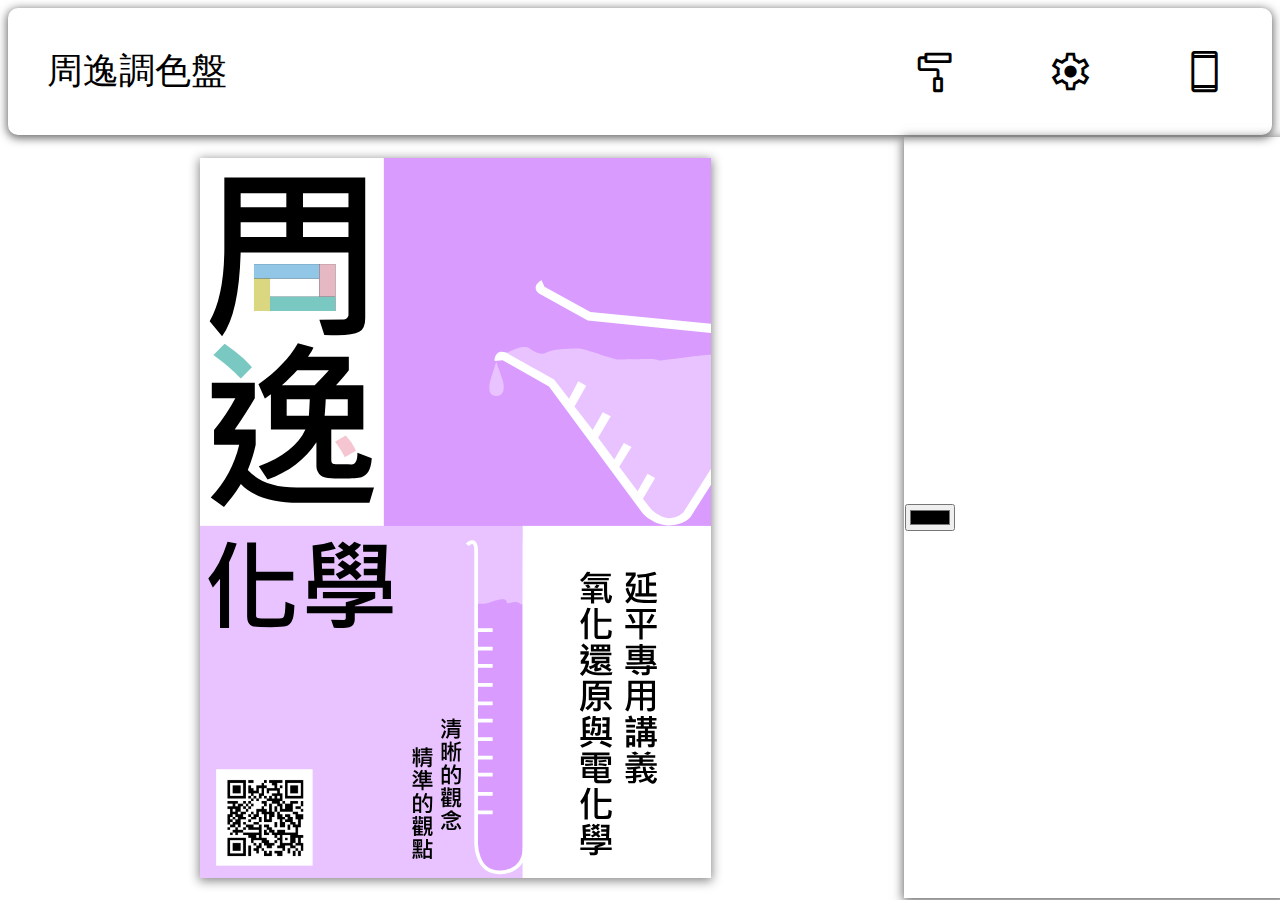
<file: index.html>
<!DOCTYPE html>
<html lang="en">

<head>
    <meta charset="UTF-8">
    <meta http-equiv="X-UA-Compatible" content="IE=edge">
    <meta name="viewport" content="width=device-width, initial-scale=1.0">
    <title>Colour Picker</title>
    <meta name="apple-mobile-web-app-capable" content="yes">
    <meta name="apple-mobile-web-app-title" content="周逸調色盤">
    <meta name="theme-color" content="#FFF">
    <link rel="apple-touch-icon" href="icon.png">
    <link rel="icon" type="image/png" href="favicon.png">
    <style>
        body {
            touch-action: none;
        }
    </style>
</head>

<body style="overflow: hidden;" ontouchstart="">
    <iframe id="frame" style="width: 100vw;height: 100vh;border: none;position: absolute;top: 0;left: 0;"></iframe>
</body>
<script>
    function deviceType() {
        const ua = navigator.userAgent;
        if (/(tablet|ipad|playbook|silk)|(android(?!.*mobi))/i.test(ua)) {
            return "tablet";
        } else if (/Mobile|Android|iP(hone|od)|IEMobile|BlackBerry|Kindle|Silk-Accelerated|(hpw|web)OS|Opera M(obi|ini)/.test(ua)) {
            return "mobile";
        }
        return "desktop";
    }
    if (deviceType() == "mobile")
        document.getElementById("frame").src = "mobile.html";
    else
        document.getElementById("frame").src = "pc.html";
</script>

</html>
</file>
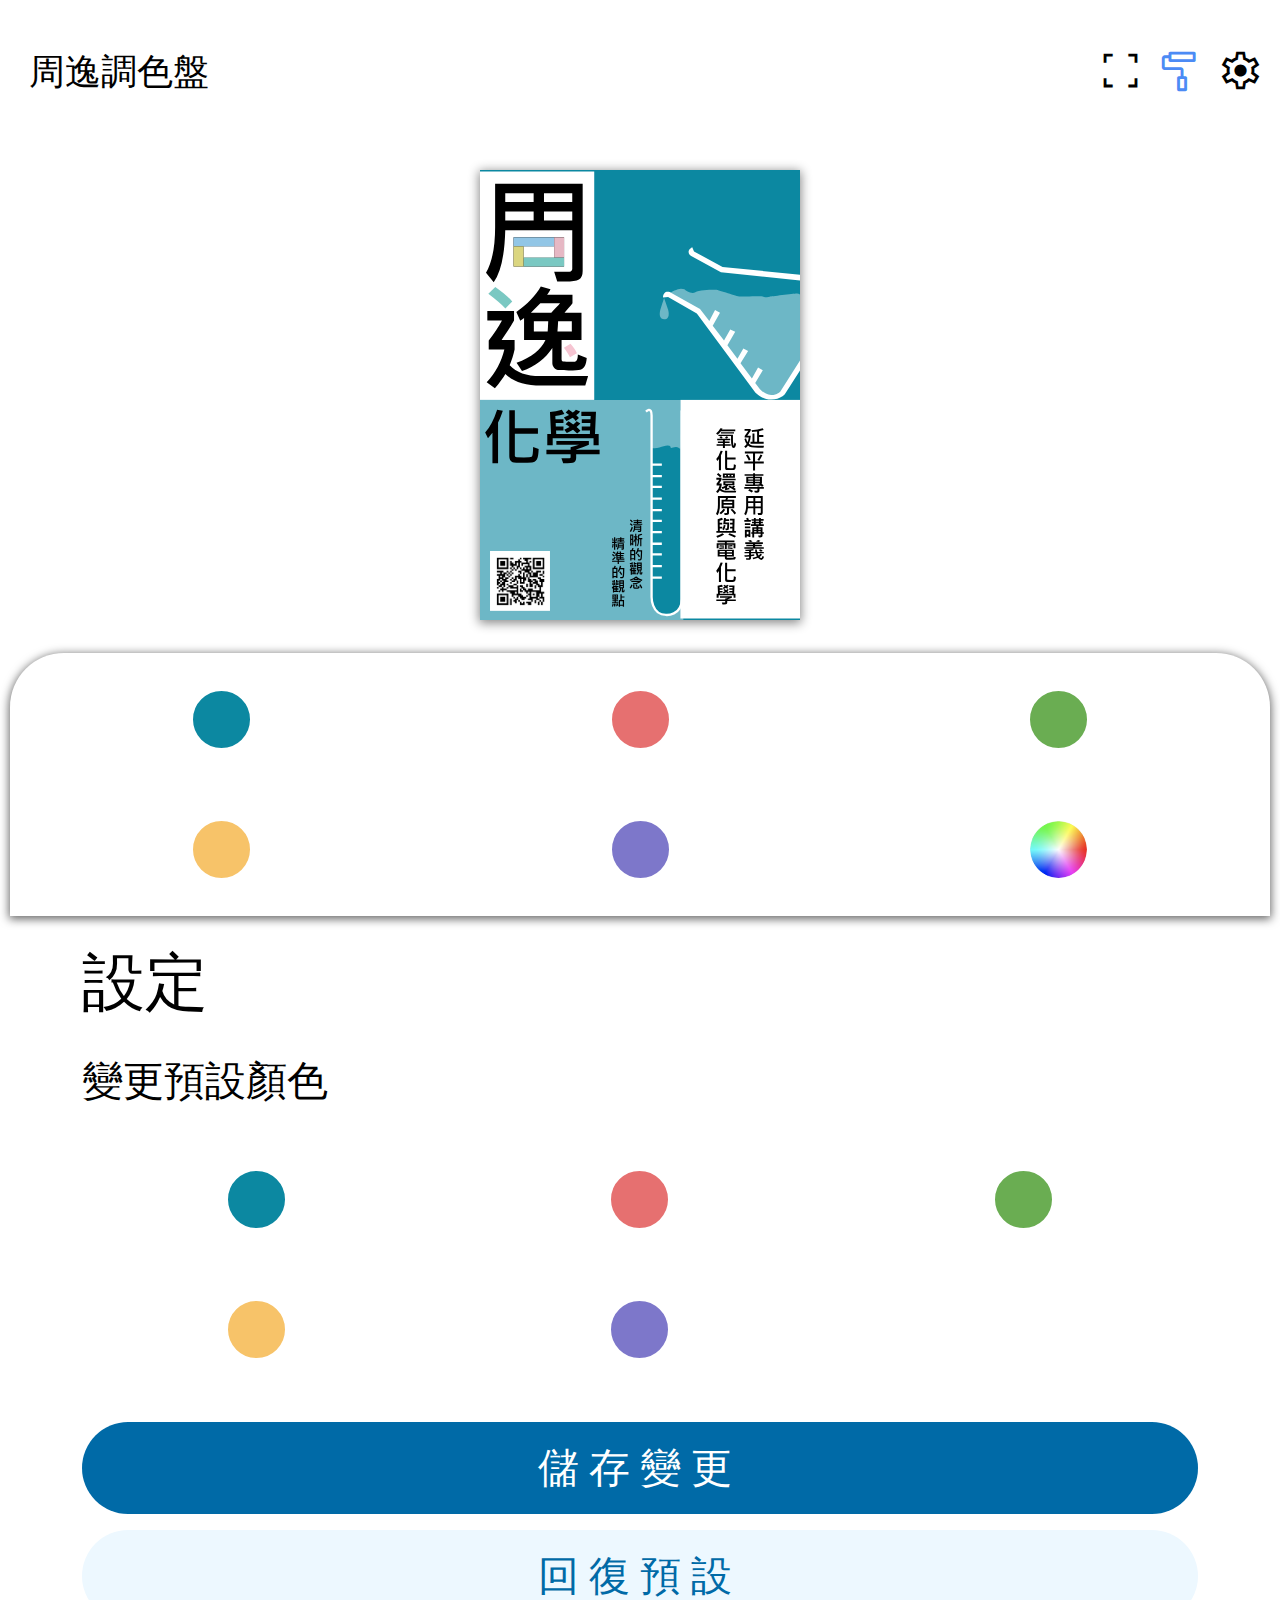
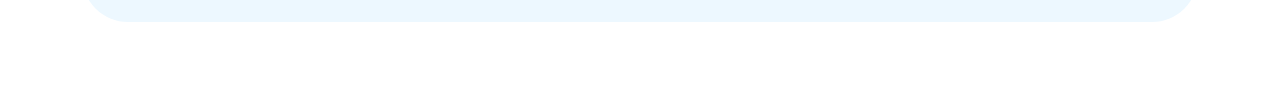
<file: mobile.html>
<!DOCTYPE html>
<html lang="en">

<head>
    <meta charset="UTF-8">
    <meta http-equiv="X-UA-Compatible" content="IE=edge">
    <meta name="viewport" content="width=device-width, initial-scale=1.0">
    <title>Mobile Frame</title>
    <link rel="stylesheet" href="mobile.css">
    <link rel="stylesheet" href="https://fonts.googleapis.com/css2?family=Material+Symbols+Outlined:opsz,wght,FILL,GRAD@20..48,100..700,0..1,-50..200" />
    <meta name="apple-mobile-web-app-capable" content="yes">
    <meta name="apple-mobile-web-app-title" content="周逸調色盤">
    <meta name="theme-color" content="#FFF">
    <link rel="apple-touch-icon" href="icon.png">
    <link rel="icon" type="image/png" href="favicon.png">
    <script src="https://ajax.googleapis.com/ajax/libs/jquery/3.6.0/jquery.min.js"></script>
    <style>
        .material-symbols-outlined {
            font-variation-settings: 'FILL' 0, 'wght' 400, 'GRAD' 0, 'opsz' 60;
            font-size: 5vh;
            /* padding: 0 0.5vh; */
            color: black;
            transition: 0.2s;
        }
        
        .material-symbols-outlined:active {
            transform: scale(0.6);
        }
    </style>
</head>

<body ontouchstart="">
    <div class="header">
        <table style="border: none;width: 100%;">
            <tbody>
                <tr>
                    <td style="text-align:left;">
                        <p class="title" id="title" onclick="changeMode()">周逸調色盤</p>
                    </td>
                    <td style="text-align:right">
                        <button id="goFullscreen" title="全螢幕">
                            <span class="material-symbols-outlined" onclick="toggleFullscreen()">fullscreen</span>
                        </button>
                        <button id="exitFullscreen" title="退出全螢幕" style="display: none;">
                            <span class="material-symbols-outlined" onclick="toggleFullscreen()">close_fullscreen</span>
                        </button>
                        <button title="色彩選取">
                            <span class="material-symbols-outlined aaa" style="color: #4C8BF5" onclick="changeActive(this)">imagesearch_roller</span>
                        </button>
                        <button title="設定">
                            <span class="material-symbols-outlined aaa" onclick="changeActive(this)">settings</span>
                        </button>
                        <button onclick="location.href = 'pc.html'" title="電腦版" id="switch" style="display: none;">
                            <span class="material-symbols-outlined aaa" onclick="changeActive(this)">desktop_windows</span>
                        </button>
                    </td>
                </tr>
            </tbody>
        </table>
    </div>
    <div id="mainWindow" class="main">
        <table id="imagesearch_roller" style="width: 100%;height: 85vh;">
            <tbody>
                <tr style="height: 57vh">
                    <td>
                        <div id="preview" style="display: flex;justify-content: center;justify-items: center;">
                            <div id="bg" data-fullscreen="false" class="templatebg" style="background: #0C88A1;background-clip:content-box;">
                                <img id="template" class="template" src="template.svg" onclick="info()" />
                            </div>
                        </div>
                    </td>
                </tr>
                <tr>
                    <td id="colourbox" style="box-shadow:0px 2px 10px 1px #666;display: flex;justify-content: center;justify-items: center;height: 29vh;border-top-left-radius: 6vh;border-top-right-radius: 6vh;">
                        <div id="colours" style="background:none;width:100%;display: flex;justify-content: center;justify-items: stretch;align-items: stretch;align-content: center;flex-wrap: wrap;">

                            <div class="flexbox">
                                <button class="preset" id="pre1" data-colour="#0C88A1" onclick="changeColour(this.dataset.colour,this)"></button>
                            </div>
                            <div class="flexbox">
                                <button class="preset" id="pre2" data-colour="#E67070" onclick="changeColour(this.dataset.colour,this)"></button>
                            </div>
                            <div class="flexbox">
                                <button class="preset" id="pre3" data-colour="#6AAD52" onclick="changeColour(this.dataset.colour,this)"></button>
                            </div>
                            <div class="flexbox">
                                <button class="preset" id="pre4" data-colour="#F7C369" onclick="changeColour(this.dataset.colour,this)"></button>
                            </div>
                            <div class="flexbox">
                                <button class="preset" id="pre5" data-colour="#7D77CA" onclick="changeColour(this.dataset.colour,this)"></button>
                            </div>
                            <div class="flexbox">
                                <input id="picker" class="picker" type="color">
                                <button class="custom" id="custom" onclick="document.getElementById('picker').click()"></button>
                            </div>
                        </div>

                    </td>
                    <td id="imagebox" style="box-shadow:0px 2px 10px 1px #666;display: flex;justify-content: center;justify-items: center;height: 29vh;border-top-left-radius: 6vh;border-top-right-radius: 6vh;display: none;">
                        <div id="imageInner" style="background:none;width:100%;display: flex;justify-content: center;justify-items: stretch;align-items: stretch;align-content: center;flex-wrap: wrap;">
                            <div class="flexbox unconstrained">
                                <button onclick="uploadFile()" class="upload" title="上傳圖片">
                                    <span class="material-symbols-outlined" style="color: inherit">upload</span>
                                    <span>上傳圖片</span>
                                </button>
                                <input type="file" accept="image/*" id="imgupload" style="display: none;" />
                                <span style="font-size: 3vh;">所有照片將會在下次重整消失</span>
                                <span style="font-size: 3vh;">不會儲存在任何地方，請放心使用</span>
                            </div>
                        </div>

                    </td>
                </tr>
            </tbody>
        </table>

        <table id="settings" class="settingsPanel">
            <tbody>
                <tr>
                    <td>
                        <span class="heading">設定</span>
                        <div class="spacing">
                            <span class="valueTitle">變更預設顏色</span>
                        </div>
                        <div id="colours" style="background:none;width:100%;display: flex;justify-content: center;justify-items: stretch;align-items: stretch;align-content: center;flex-wrap: wrap;">

                            <div class="flexbox">
                                <input id="picker1" class="picker" type="color" value="#0C88A1">
                                <button class="custom" style="background: #0C88A1" id="custom1" onclick="document.getElementById('picker1').click()"></button>
                            </div>
                            <div class="flexbox">
                                <input id="picker2" class="picker" type="color" value="#E67070">
                                <button class="custom" style="background: #E67070" id="custom2" onclick="document.getElementById('picker2').click()"></button>
                            </div>
                            <div class="flexbox">
                                <input id="picker3" class="picker" type="color" value="#6AAD52">
                                <button class="custom" style="background: #6AAD52" id="custom3" onclick="document.getElementById('picker3').click()"></button>
                            </div>
                            <div class="flexbox">
                                <input id="picker4" class="picker" type="color" value="#F7C369">
                                <button class="custom" style="background: #F7C369" id="custom4" onclick="document.getElementById('picker4').click()"></button>
                            </div>
                            <div class="flexbox">
                                <input id="picker5" class="picker" type="color" value="#7D77CA">
                                <button class="custom" style="background: #7D77CA" id="custom5" onclick="document.getElementById('picker5').click()"></button>
                            </div>
                            <div class="flexbox"></div>
                        </div>
                        <div class="spacing">
                            <button class="saveBtn">
                                <span class="valueTitle" onclick="saveData(true)">儲存變更</span>
                            </button>
                        </div>
                        <div class="spacing">
                            <button class="revertBtn">
                                <span class="valueTitle" onclick="restoreDefault()">回復預設</span>
                            </button>
                        </div>
                    </td>
                </tr>
            </tbody>
        </table>
    </div>
    <div id="popup" class="popup" onclick="closePopup()">
        <div id="innerPopup" class="innerPopup" onclick="">
            <span id="popupTitle" class="popupTitle"></span>
            <span id="popupContent" class="popupContent"></span>
            <button id="closeBtn" class="closeBtn" onclick="closePopup()"></button>
        </div>
    </div>
</body>
<script src="mobile.js"></script>
<script>
</script>

</html>
</file>
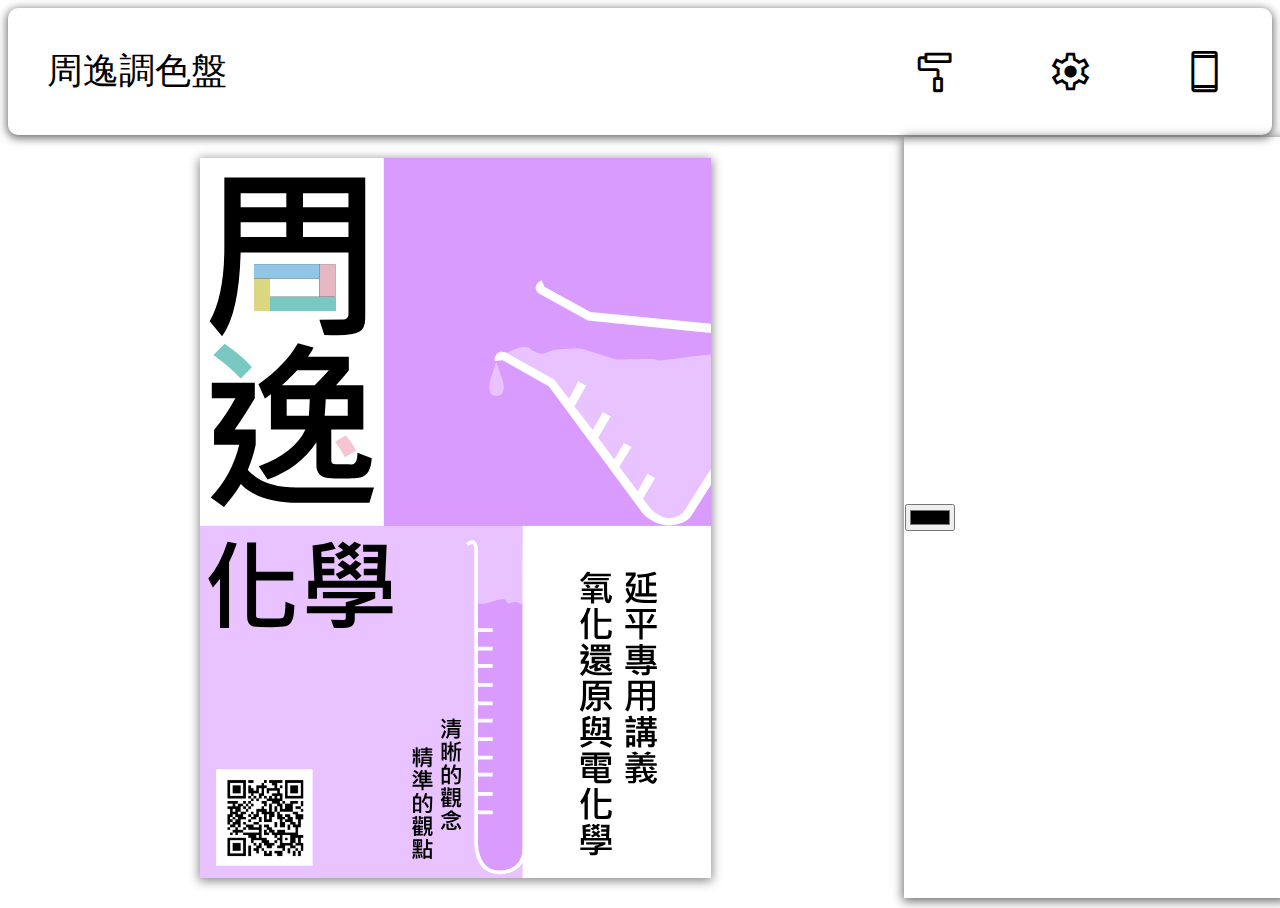
<file: pc.html>
<!DOCTYPE html>
<html lang="en">

<head>
    <meta charset="UTF-8">
    <meta http-equiv="X-UA-Compatible" content="IE=edge">
    <meta name="viewport" content="width=device-width, initial-scale=1.0">
    <title>PC Frame</title>
    <link rel="stylesheet" href="pc.css">
    <link rel="stylesheet" href="https://fonts.googleapis.com/css2?family=Material+Symbols+Outlined:opsz,wght,FILL,GRAD@20..48,100..700,0..1,-50..200" />
    <style>
        .material-symbols-outlined {
            font-variation-settings: 'FILL' 0, 'wght' 400, 'GRAD' 0, 'opsz' 60;
            font-size: 5vh;
            padding: 2vh 4vh;
            color: black;
        }
    </style>
</head>

<body ontouchstart="">
    <div class="header">
        <table style="border: none;width: 100%;">
            <tbody>
                <tr>
                    <td style="text-align:left">
                        <p class="title">周逸調色盤</p>
                    </td>
                    <td style="text-align:right">
                        <button title="色彩選取">
                                <span class="material-symbols-outlined">
                                    imagesearch_roller
                                </span>
                            </button>
                        <button title="設定">
                            <span class="material-symbols-outlined">
                                settings
                            </span>
                        </button>
                        <button onclick="location.href = 'mobile.html'" title="行動版">
                            <span class="material-symbols-outlined">
                                smartphone
                            </span>
                        </button>
                    </td>
                </tr>
            </tbody>
        </table>
    </div>
    <div id="mainWindow" class="main">
        <table style="width: 100vw;height: 85vh">
            <tbody>
                <tr>
                    <td style="width: 70%">
                        <div id="preview" style="display: flex;justify-content: center;justify-items: center;">
                            <div id="bg" style="aspect-ratio: 0.71;background: rgb(218, 155, 255);height: 80vh;overflow: hidden;box-shadow: 0px 2px 10px 1px #888;">
                                <img src="template.svg" style="position: relative;top: 0;left: 0;height: 80vh" />
                            </div>
                        </div>
                    </td>
                    <td style="width: 30%;box-shadow:0px 2px 10px 1px #666;">
                        <input id="picker" type="color">
                    </td>
                </tr>
            </tbody>
        </table>
    </div>
</body>
<script src="pc.js"></script>

</html>
</file>
<file: mobile.css>
body {
    background: white;
    font-family: "Plus Jakarta Sans", "微軟正黑體", "Segoe UI", system-ui, -apple-system, BlinkMacSystemFont, 'Segoe UI', Roboto, Oxygen, Ubuntu, Cantarell, 'Open Sans', 'Helvetica Neue', sans-serif;
    overflow: hidden;
    touch-action: none;
    -webkit-touch-callout: none;
    -webkit-user-select: none;
    -khtml-user-select: none;
    -moz-user-select: none;
    -ms-user-select: none;
    user-select: none;
}

@font-face {
    font-family: "Plus Jakarta Sans";
    src: url("font/PlusJakartaSans-ExtraLight.woff");
    font-weight: 200;
    font-style: normal;
}


/* @font-face {
    font-family: "Plus Jakarta Sans";
    src: url("font/PlusJakartaSans-ExtraLightItalic.woff");
    font-weight: 200;
    font-style: italic, oblique;
} */

@font-face {
    font-family: "Plus Jakarta Sans";
    src: url("font/PlusJakartaSans-Light.woff");
    font-weight: 300;
    font-style: normal;
}


/* @font-face {
    font-family: "Plus Jakarta Sans";
    src: url("font/PlusJakartaSans-LightItalic.woff");
    font-weight: 300;
    font-style: italic, oblique;
} */

@font-face {
    font-family: "Plus Jakarta Sans";
    src: url("font/PlusJakartaSans-Regular.woff");
    font-weight: 400;
    font-style: normal;
}

@font-face {
    font-family: "Plus Jakarta Sans";
    src: url("font/PlusJakartaSans-Medium.woff");
    font-weight: 500;
    font-style: normal;
}


/* @font-face {
    font-family: "Plus Jakarta Sans";
    src: url("font/PlusJakartaSans-MediumItalic.woff");
    font-weight: 500;
    font-style: italic, oblique;
} */

@font-face {
    font-family: "Plus Jakarta Sans";
    src: url("font/PlusJakartaSans-SemiBold.woff");
    font-weight: 600;
    font-style: normal;
}


/* @font-face {
    font-family: "Plus Jakarta Sans";
    src: url("font/PlusJakartaSans-SemiBoldItalic.woff");
    font-weight: 600;
    font-style: italic, oblique;
} */

@font-face {
    font-family: "Plus Jakarta Sans";
    src: url("font/PlusJakartaSans-Bold.woff");
    font-weight: 700;
    font-style: normal;
}


/* @font-face {
    font-family: "Plus Jakarta Sans";
    src: url("font/PlusJakartaSans-BoldItalic.woff");
    font-weight: 700;
    font-style: italic, oblique;
} */

@font-face {
    font-family: "Plus Jakarta Sans";
    src: url("font/PlusJakartaSans-ExtraBold.woff");
    font-weight: 800;
    font-style: normal;
}


/* @font-face {
    font-family: "Plus Jakarta Sans";
    src: url("font/PlusJakartaSans-ExtraBoldItalic.woff");
    font-weight: 800;
    font-style: italic, oblique;
} */

.header {
    background: white;
    /* box-shadow: 0px 2px 10px 1px #666; */
    top: 0;
    left: 0;
    width: 100%;
    border-radius: 10px;
    z-index: 99;
}

.title {
    padding: 0vh 2vh;
    font-size: 4vh;
    transition: 0.2s;
    cursor: pointer;
    -webkit-tap-highlight-color: rgba(0, 0, 0, 0);
}

.title:active {
    transform: scale(0.8);
}

button {
    background: none;
    border: none;
    transition: 0.1s;
    border-radius: 6.5vh;
    -webkit-tap-highlight-color: rgba(0, 0, 0, 0);
    cursor: pointer;
}

button:hover {
    /*background: rgba(0, 0, 0, 0.1);*/
    background: rgba(0, 0, 0, 0);
}

button:active {
    /* background: rgba(0, 0, 0, 0.15); */
    background: rgba(0, 0, 0, 0);
}

.main {
    z-index: 98;
}

input {
    -webkit-tap-highlight-color: rgba(0, 0, 0, 0);
}

.flexbox {
    display: flex;
    width: 33.3%;
    align-items: center;
    align-content: center;
    justify-content: center;
    justify-items: center;
    height: 14.5vh;
}

.preset {
    height: 7vh;
    width: 7vh;
    border-radius: 50%;
    border: 3px solid #FFF;
    background: #666;
}

.preset:hover {
    background: #666;
    height: 7vh;
    width: 7vh;
}

.preset:active {
    height: 4vh;
    width: 4vh;
}

.custom {
    height: 7vh;
    width: 7vh;
    border-radius: 50%;
    border: 3px solid #FFF;
    background: url("wheel.png");
    background-size: contain;
    display: none;
}

.custom:active {
    background: url("wheel.png");
    background-size: contain;
    height: 4vh;
    width: 4vh;
}

.custom:hover {
    background: url("wheel.png");
    background-size: contain;
    height: 7vh;
    width: 7vh;
}

.selected {
    border: 3px solid rgb(0, 162, 255);
}

.settingsPanel {
    width: 100%;
    height: 85vh;
    display: flex;
    justify-content: center;
    box-sizing: border-box;
    padding: 2vh 2vh;
    /* overflow-y: auto;
    overflow-x: hidden; */
}

.heading {
    font-size: 7vh;
    padding: 0 2vh;
}

.spacing {
    padding: 3vh 2vh;
    width: 90vw;
    vertical-align: baseline;
    transition: 0.5s;
    height: 12vh;
    /* border-top: 1px solid #555;
    border-bottom: 1px solid #555; */
    border-radius: 6vh;
    box-sizing: border-box;
}


/* .spacing:active {
    background: rgba(0, 162, 255, 0.1);
    transition: 0s;
    border-top: 1px solid rgb(0, 0, 0, 0.08);
    border-bottom: 1px solid rgb(0, 0, 0, 0.08);
} */

.valueTitle {
    font-size: 4.5vh;
    float: left;
    font-family: "Plus Jakarta Sans", "微軟正黑體", "Segoe UI", system-ui, -apple-system, BlinkMacSystemFont, 'Segoe UI', Roboto, Oxygen, Ubuntu, Cantarell, 'Open Sans', 'Helvetica Neue', sans-serif;
    font-weight: 400;
    font-style: normal;
}

.valueSwitch {
    height: 6vh;
    width: auto;
    float: right;
}

.popup {
    position: absolute;
    top: 0;
    left: 0;
    background: rgba(0, 0, 0, 0);
    width: 100vw;
    height: 100vh;
    z-index: 99999;
    display: flex;
    justify-content: center;
    justify-items: center;
    align-items: center;
    align-content: center;
    visibility: hidden;
    transition: 0.3s;
}

.innerPopup {
    background: white;
    width: 90vw;
    height: auto;
    padding: 2vh 2vh;
    border-radius: 6vh;
    text-align: center;
    transform: scale(0);
    transition: 0.2s;
    display: flex;
    justify-content: center;
    flex-direction: column;
}

.popupTitle {
    font-size: 5vh;
    padding: 0 2vh;
    font-weight: 500;
    text-align: center;
}

.popupContent {
    font-size: 3vh;
    padding: 2vh 2vh;
    text-align: center;
}

.closeBtn {
    letter-spacing: 1px;
    font-size: 3vh;
    color: rgb(0, 162, 255);
    padding: 2vh 2vh;
    font-family: inherit;
    font-weight: 800;
    width: 100%;
    transition: 0s;
}

.closeBtn:active {
    transition: 0.2s;
}

.closeBtn:active {
    background: rgba(0, 162, 255, 0.1);
}

.saveBtn {
    background: #006aa7;
    width: 100%;
    text-align: center;
    display: flex;
    justify-content: center;
    letter-spacing: 10px;
    padding: 2vh;
    color: white;
    transition: 0.2s;
}

.saveBtn:hover {
    background: #006aa7;
}

.saveBtn:active {
    /* letter-spacing: 25px; */
    background: #edf8ff;
    color: #006aa7;
    transform: scale(0.8);
}

.revertBtn {
    background: #edf8ff;
    width: 100%;
    text-align: center;
    display: flex;
    justify-content: center;
    letter-spacing: 10px;
    padding: 2vh;
    color: #006aa7;
    transition: 0.2s;
}

.revertBtn:hover {
    background: #edf8ff;
}

.revertBtn:active {
    /* letter-spacing: 25px; */
    background: #006aa7;
    color: white;
    transform: scale(0.8);
}

.template {
    position: relative;
    top: 0;
    left: 0;
    height: 50vh;
    transition: 0.2s;
    width: 35.5vh
}

.template:active {
    filter: brightness(0.7);
    transform: scale(0.8);
}

.templatebg {
    width: 35.5vh;
    height: 50vh;
    overflow: hidden;
    box-shadow: 0px 2px 10px 1px #888;
    transition: 0.2s
}

.template:active {
    filter: brightness(0.8);
    transform: scale(0.8);
}

img {
    -webkit-user-drag: none;
    user-select: none;
    -moz-user-select: none;
    -webkit-user-select: none;
    -ms-user-select: none;
}

.upload {
    font-size: 5.5vh;
    text-align: center;
    border-radius: 2vh;
    padding: 2vh;
    transition: 0.2s;
}

.upload:active {
    color: #006aa7;
    background: #d7f1ff;
    transform: scale(0.8);
}

.unconstrained {
    width: auto;
    height: auto;
    flex-direction: column;
}
</file>
<file: pc.css>
body {
    background: white;
    font-family: "微軟正黑體", "Segoe UI", system-ui, -apple-system, BlinkMacSystemFont, 'Segoe UI', Roboto, Oxygen, Ubuntu, Cantarell, 'Open Sans', 'Helvetica Neue', sans-serif;
    overflow: hidden;
}

.header {
    background: white;
    box-shadow: 0px 2px 10px 1px #666;
    top: 0;
    left: 0;
    width: 100%;
    border-radius: 10px;
    z-index: 99;
}

.title {
    padding: 0vh 4vh;
    font-size: 4vh;
}

button {
    background: none;
    border: none;
    transition: 0.1s;
    border-radius: 6.5vh;
    -webkit-tap-highlight-color: rgba(0, 0, 0, 0);
    cursor: pointer;
}

button:hover {
    background: rgba(0, 0, 0, 0.1);
}

button:active {
    background: rgba(0, 0, 0, 0.15);
}

.main {
    z-index: 98;
}
</file>
